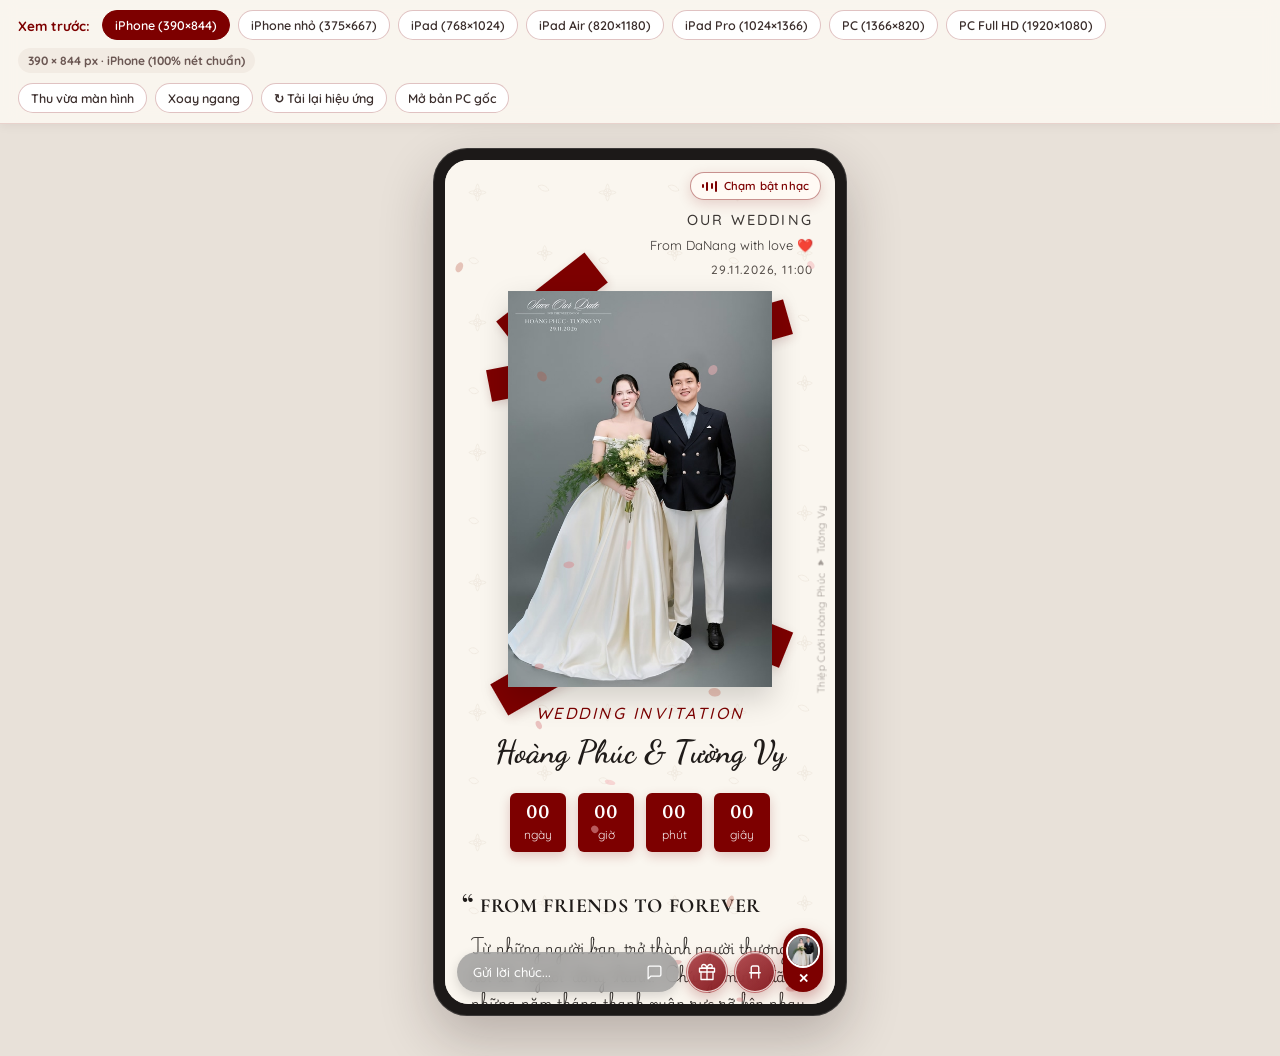
<file: preview.html>
<!DOCTYPE html>
<html lang="vi">
<head>
  <meta charset="UTF-8">
  <meta name="viewport" content="width=device-width, initial-scale=1.0">
  <title>Xem Trước Kích Thước iPad &amp; Phone — Thiệp Cưới Hoàng Phúc &amp; Tường Vy</title>
  <link rel="preconnect" href="https://fonts.googleapis.com">
  <link rel="preconnect" href="https://fonts.gstatic.com" crossorigin>
  <link href="https://fonts.googleapis.com/css2?family=Quicksand:wght@500;600;700&display=swap" rel="stylesheet">
  <style>
    * { box-sizing: border-box; margin: 0; padding: 0; }
    body {
      font-family: "Quicksand", system-ui, -apple-system, sans-serif;
      background: #e8e1d9;
      color: #2c2422;
      min-height: 100vh;
      display: flex;
      flex-direction: column;
    }
    .preview-bar {
      position: sticky;
      top: 0;
      z-index: 50;
      background: rgba(250, 246, 239, 0.96);
      backdrop-filter: blur(8px);
      border-bottom: 1px solid rgba(125, 0, 0, 0.14);
      padding: 10px 18px;
      display: flex;
      flex-wrap: wrap;
      align-items: center;
      justify-content: space-between;
      gap: 10px;
      box-shadow: 0 2px 10px rgba(48, 22, 16, 0.06);
    }
    .bar-left, .bar-right {
      display: flex;
      flex-wrap: wrap;
      align-items: center;
      gap: 8px;
    }
    .bar-title {
      font-size: 13.5px;
      font-weight: 700;
      color: #7d0000;
      margin-right: 4px;
    }
    .size-pill, .action-pill {
      appearance: none;
      border: 1px solid rgba(125, 0, 0, 0.24);
      background: #ffffff;
      color: #3a2d2b;
      font-family: inherit;
      font-size: 12.5px;
      font-weight: 600;
      padding: 6px 12px;
      border-radius: 999px;
      cursor: pointer;
      text-decoration: none;
      transition: background 0.16s ease, color 0.16s ease, border-color 0.16s ease;
    }
    .size-pill:hover, .action-pill:hover {
      border-color: #7d0000;
      color: #7d0000;
    }
    .size-pill.active, .action-pill.active {
      background: #7d0000;
      border-color: #7d0000;
      color: #ffffff;
    }
    .dim-badge {
      font-size: 12px;
      font-weight: 700;
      color: #6b5753;
      background: #f2ebe3;
      padding: 5px 10px;
      border-radius: 999px;
    }
    .stage-wrap {
      flex: 1;
      display: flex;
      justify-content: center;
      align-items: flex-start;
      padding: 24px 16px 40px;
      overflow: auto;
    }
    .scale-holder {
      flex-shrink: 0;
      position: relative;
      transition: width 0.2s ease, height 0.2s ease;
    }
    .device-bezel {
      transform-origin: top left;
      background: #1c1918;
      padding: 12px;
      border-radius: 34px;
      box-shadow: 0 22px 54px rgba(34, 18, 15, 0.24), 0 0 0 1px rgba(255, 255, 255, 0.14) inset;
      transition: border-radius 0.2s ease, padding 0.2s ease, transform 0.2s ease;
    }
    .device-bezel.is-ipad {
      padding: 14px;
      border-radius: 26px;
    }
    .device-screen {
      display: block;
      border: 0;
      background: #faf6ef;
      border-radius: 24px;
      overflow: hidden;
      transition: width 0.2s ease, height 0.2s ease, border-radius 0.2s ease;
    }
    .device-bezel.is-ipad .device-screen {
      border-radius: 14px;
    }
  </style>
</head>
<body>
  <header class="preview-bar">
    <div class="bar-left">
      <span class="bar-title">Xem trước:</span>
      <button type="button" class="size-pill" data-device="phone">iPhone (390×844)</button>
      <button type="button" class="size-pill" data-device="phone-sm">iPhone nhỏ (375×667)</button>
      <button type="button" class="size-pill" data-device="ipad">iPad (768×1024)</button>
      <button type="button" class="size-pill" data-device="ipad-air">iPad Air (820×1180)</button>
      <button type="button" class="size-pill" data-device="ipad-pro">iPad Pro (1024×1366)</button>
      <button type="button" class="size-pill" data-device="pc">PC (1366×820)</button>
      <button type="button" class="size-pill" data-device="pc-fhd">PC Full HD (1920×1080)</button>
      <span class="dim-badge" id="dim-badge">390 × 844 px</span>
    </div>
    <div class="bar-right">
      <button type="button" class="action-pill" id="btn-fit">Thu vừa màn hình</button>
      <button type="button" class="action-pill" id="btn-rotate">Xoay ngang</button>
      <button type="button" class="action-pill" id="btn-reload">↻ Tải lại hiệu ứng</button>
      <a class="action-pill" href="index.html">Mở bản PC gốc</a>
    </div>
  </header>

  <main class="stage-wrap" id="stage-wrap">
    <div class="scale-holder" id="scale-holder">
      <div class="device-bezel" id="device-bezel">
        <iframe
          class="device-screen"
          id="device-frame"
          src="index.html?v=20261125a1&preview=phone"
          title="Xem trước Thiệp Cưới"
        ></iframe>
      </div>
    </div>
  </main>

  <script>
    (function () {
      const ASSET_VER = "20261125a1";
      const PRESETS = {
        phone: { w: 390, h: 844, label: "iPhone", ipad: false, preview: "phone" },
        "phone-sm": { w: 375, h: 667, label: "iPhone nhỏ", ipad: false, preview: "phone" },
        ipad: { w: 768, h: 1024, label: "iPad", ipad: true, preview: "ipad" },
        "ipad-air": { w: 820, h: 1180, label: "iPad Air", ipad: true, preview: "ipad" },
        "ipad-pro": { w: 1024, h: 1366, label: "iPad Pro", ipad: true, preview: "ipad" },
        pc: { w: 1366, h: 820, label: "PC Desktop", ipad: true, preview: "pc" },
        "pc-fhd": { w: 1920, h: 1080, label: "PC Full HD", ipad: true, preview: "pc" }
      };

      const params = new URLSearchParams(window.location.search);
      let currentKey = PRESETS[params.get("device")] ? params.get("device") : "phone";
      let landscape = params.get("orient") === "landscape";
      let fitToScreen = params.get("fit") === "1";

      const bezelEl = document.getElementById("device-bezel");
      const frameEl = document.getElementById("device-frame");
      const holderEl = document.getElementById("scale-holder");
      const dimBadge = document.getElementById("dim-badge");
      const btnRotate = document.getElementById("btn-rotate");
      const btnFit = document.getElementById("btn-fit");
      const btnReload = document.getElementById("btn-reload");
      const pills = document.querySelectorAll(".size-pill[data-device]");

      function syncFramePreviewMode() {
        const preset = PRESETS[currentKey];
        try {
          frameEl.contentWindow?.postMessage(
            { type: "wedding-preview-mode", mode: preset.preview },
            "*"
          );
        } catch (_) {}
      }

      function applyLayout(updateUrl, reloadSrc) {
        const preset = PRESETS[currentKey];
        const canRotate = preset.preview !== "pc";
        const useLandscape = canRotate && landscape;
        const w = useLandscape ? preset.h : preset.w;
        const h = useLandscape ? preset.w : preset.h;

        bezelEl.classList.toggle("is-ipad", preset.ipad);
        frameEl.style.width = w + "px";
        frameEl.style.height = h + "px";

        const bezelPad = preset.ipad ? 28 : 24;
        const outerW = w + bezelPad;
        const outerH = h + bezelPad;

        let scale = 1;
        if (fitToScreen) {
          const barH = document.querySelector(".preview-bar")?.offsetHeight || 56;
          const availW = Math.max(320, window.innerWidth - 36);
          const availH = Math.max(320, window.innerHeight - barH - 48);
          scale = Math.min(1, availW / outerW, availH / outerH);
        }

        bezelEl.style.width = outerW + "px";
        bezelEl.style.height = outerH + "px";
        bezelEl.style.transform = scale < 0.999 ? `scale(${scale.toFixed(4)})` : "none";
        holderEl.style.width = Math.ceil(outerW * scale) + "px";
        holderEl.style.height = Math.ceil(outerH * scale) + "px";

        dimBadge.textContent = `${w} × ${h} px · ${preset.label}${scale < 0.999 ? ` (${Math.round(scale * 100)}%)` : " (100% nét chuẩn)"}`;
        btnRotate.style.display = canRotate ? "" : "none";
        btnRotate.textContent = useLandscape ? "Xoay dọc" : "Xoay ngang";
        btnRotate.classList.toggle("active", useLandscape);
        btnFit.classList.toggle("active", fitToScreen);

        pills.forEach((p) => p.classList.toggle("active", p.dataset.device === currentKey));

        if (reloadSrc) {
          frameEl.src = `index.html?v=${ASSET_VER}&preview=${encodeURIComponent(preset.preview)}&t=${Date.now()}`;
        } else {
          syncFramePreviewMode();
        }

        if (updateUrl) {
          const next = new URL(window.location.href);
          next.searchParams.set("device", currentKey);
          if (useLandscape) next.searchParams.set("orient", "landscape");
          else next.searchParams.delete("orient");
          if (fitToScreen) next.searchParams.set("fit", "1");
          else next.searchParams.delete("fit");
          window.history.replaceState({}, "", next.toString());
        }
      }

      frameEl.addEventListener("load", syncFramePreviewMode);

      pills.forEach((pill) => {
        pill.addEventListener("click", () => {
          currentKey = pill.dataset.device;
          applyLayout(true, false);
        });
      });

      btnRotate.addEventListener("click", () => {
        landscape = !landscape;
        applyLayout(true, false);
      });

      btnFit.addEventListener("click", () => {
        fitToScreen = !fitToScreen;
        applyLayout(true, false);
      });

      btnReload.addEventListener("click", () => {
        applyLayout(false, true);
      });

      window.addEventListener("resize", () => {
        if (fitToScreen) applyLayout(false, false);
      });

      applyLayout(false, true);
    })();
  </script>
</body>
</html>
</file>
